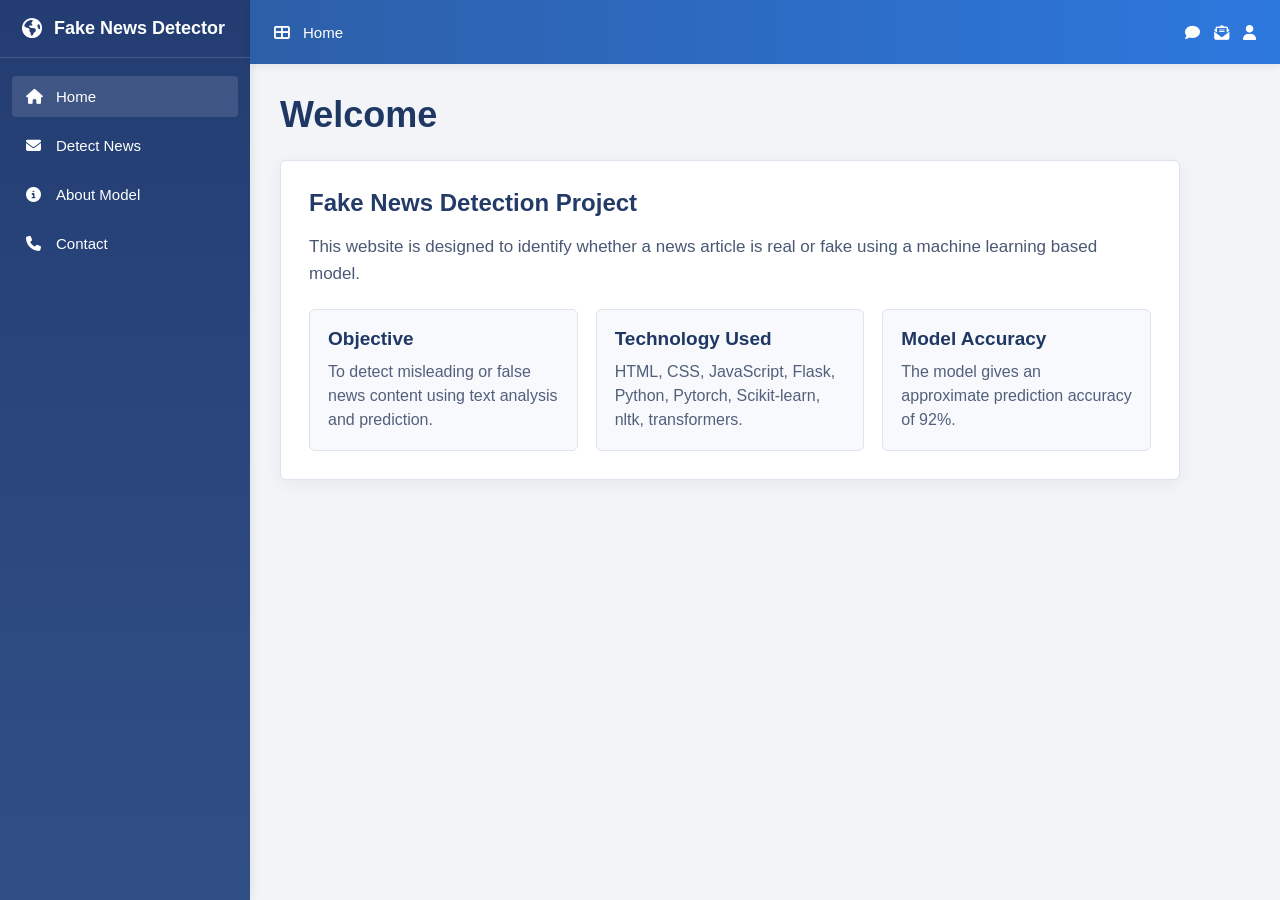
<file: index.html>
<!DOCTYPE html>
<html lang="en">
<head>
  <meta charset="UTF-8" />
  <meta name="viewport" content="width=device-width, initial-scale=1.0" />
  <title>Fake News Detector Dashboard - Home</title>
  <link rel="stylesheet" href="style.css" />
  <link
    rel="stylesheet"
    href="https://cdnjs.cloudflare.com/ajax/libs/font-awesome/6.5.0/css/all.min.css"
  />
</head>
<body>
  <div class="dashboard">
    <aside class="sidebar">
      <div class="logo">
        <i class="fa-solid fa-earth-americas"></i>
        <span>Fake News Detector</span>
      </div>

      <nav class="menu">
        <a href="index.html" class="menu-item active">
          <i class="fa-solid fa-house"></i>
          <span>Home</span>
        </a>
        <a href="detect.html" class="menu-item">
          <i class="fa-solid fa-envelope"></i>
          <span>Detect News</span>
        </a>
        <a href="about.html" class="menu-item">
          <i class="fa-solid fa-circle-info"></i>
          <span>About Model</span>
        </a>
        <a href="contact.html" class="menu-item">
          <i class="fa-solid fa-phone"></i>
          <span>Contact</span>
        </a>
      </nav>
    </aside>

    <main class="main-content">
      <header class="topbar">
        <div class="topbar-left">
          <i class="fa-solid fa-table-cells-large"></i>
          <span>Home</span>
        </div>

        <div class="topbar-right">
          <i class="fa-solid fa-comment"></i>
          <i class="fa-solid fa-envelope-open-text"></i>
          <i class="fa-solid fa-user"></i>
        </div>
      </header>

      <section class="content-area">
        <h1>Welcome</h1>

        <div class="detector-card">
          <h2 class="page-subtitle">Fake News Detection Project</h2>
          <p class="page-text">
            This website is designed to identify whether a news article is real or fake
            using a machine learning based model.
          </p>

          <div class="home-grid">
            <div class="info-box">
              <h3>Objective</h3>
              <p>
                To detect misleading or false news content using text analysis and prediction.
              </p>
            </div>

            <div class="info-box">
              <h3>Technology Used</h3>
              <p>
                HTML, CSS, JavaScript, Flask, Python, Pytorch, Scikit-learn, nltk, transformers.
              </p>
            </div>

            <div class="info-box">
              <h3>Model Accuracy</h3>
              <p>
                The model gives an approximate prediction accuracy of 92%.
              </p>
            </div>
          </div>
        </div>
      </section>
    </main>
  </div>
</body>
</html>
</file>
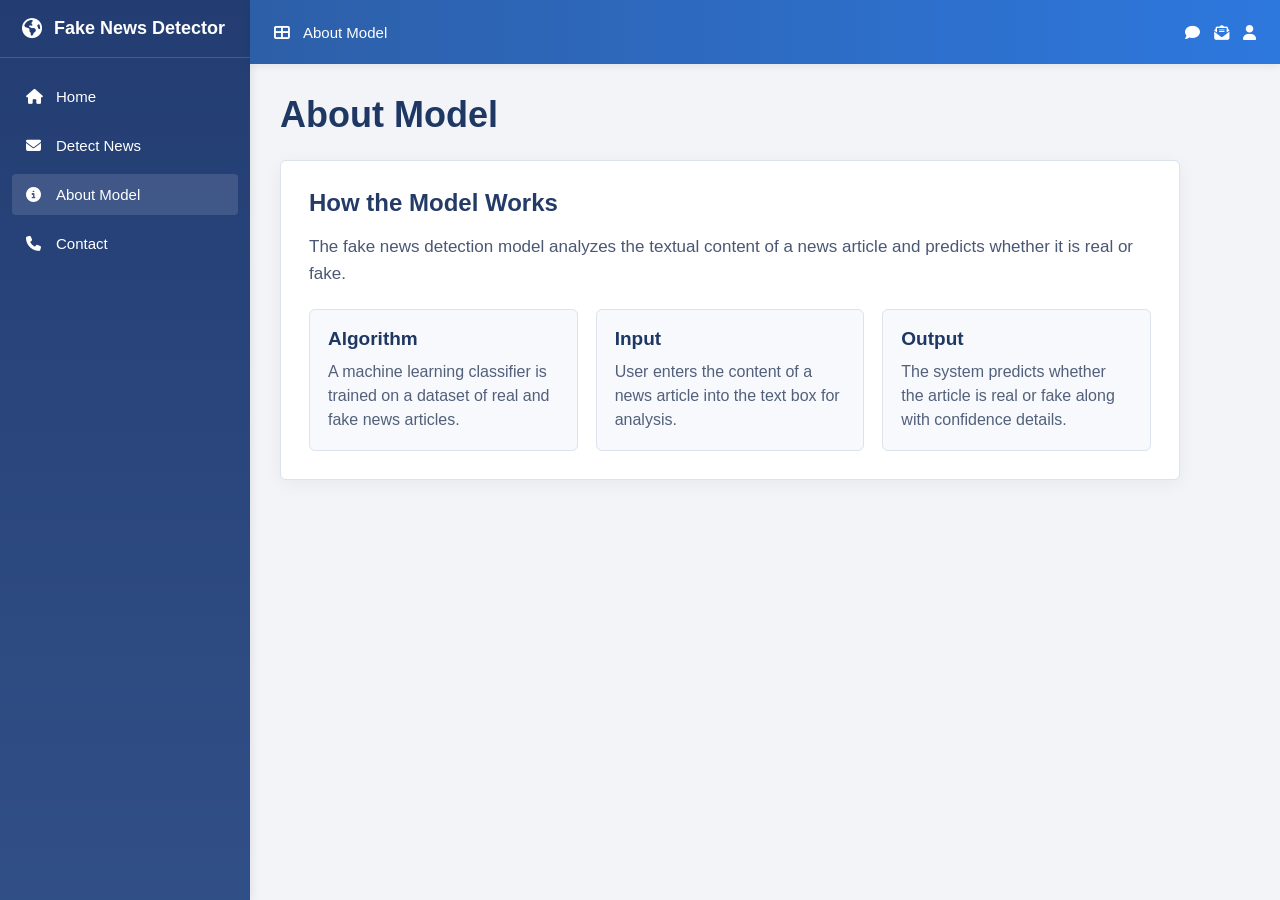
<file: about.html>
<!DOCTYPE html>
<html lang="en">
<head>
  <meta charset="UTF-8" />
  <meta name="viewport" content="width=device-width, initial-scale=1.0" />
  <title>Fake News Detector Dashboard - About Model</title>
  <link rel="stylesheet" href="style.css" />
  <link
    rel="stylesheet"
    href="https://cdnjs.cloudflare.com/ajax/libs/font-awesome/6.5.0/css/all.min.css"
  />
</head>
<body>
  <div class="dashboard">
    <aside class="sidebar">
      <div class="logo">
        <i class="fa-solid fa-earth-americas"></i>
        <span>Fake News Detector</span>
      </div>

      <nav class="menu">
        <a href="index.html" class="menu-item">
          <i class="fa-solid fa-house"></i>
          <span>Home</span>
        </a>
        <a href="detect.html" class="menu-item">
          <i class="fa-solid fa-envelope"></i>
          <span>Detect News</span>
        </a>
        <a href="about.html" class="menu-item active">
          <i class="fa-solid fa-circle-info"></i>
          <span>About Model</span>
        </a>
        <a href="contact.html" class="menu-item">
          <i class="fa-solid fa-phone"></i>
          <span>Contact</span>
        </a>
      </nav>
    </aside>

    <main class="main-content">
      <header class="topbar">
        <div class="topbar-left">
          <i class="fa-solid fa-table-cells-large"></i>
          <span>About Model</span>
        </div>

        <div class="topbar-right">
          <i class="fa-solid fa-comment"></i>
          <i class="fa-solid fa-envelope-open-text"></i>
          <i class="fa-solid fa-user"></i>
        </div>
      </header>

      <section class="content-area">
        <h1>About Model</h1>

        <div class="detector-card">
          <h2 class="page-subtitle">How the Model Works</h2>
          <p class="page-text">
            The fake news detection model analyzes the textual content of a news article
            and predicts whether it is real or fake.
          </p>

          <div class="home-grid">
            <div class="info-box">
              <h3>Algorithm</h3>
              <p>
                A machine learning classifier is trained on a dataset of real and fake news articles.
              </p>
            </div>

            <div class="info-box">
              <h3>Input</h3>
              <p>
                User enters the content of a news article into the text box for analysis.
              </p>
            </div>

            <div class="info-box">
              <h3>Output</h3>
              <p>
                The system predicts whether the article is real or fake along with confidence details.
              </p>
            </div>
          </div>
        </div>
      </section>
    </main>
  </div>
</body>
</html>
</file>
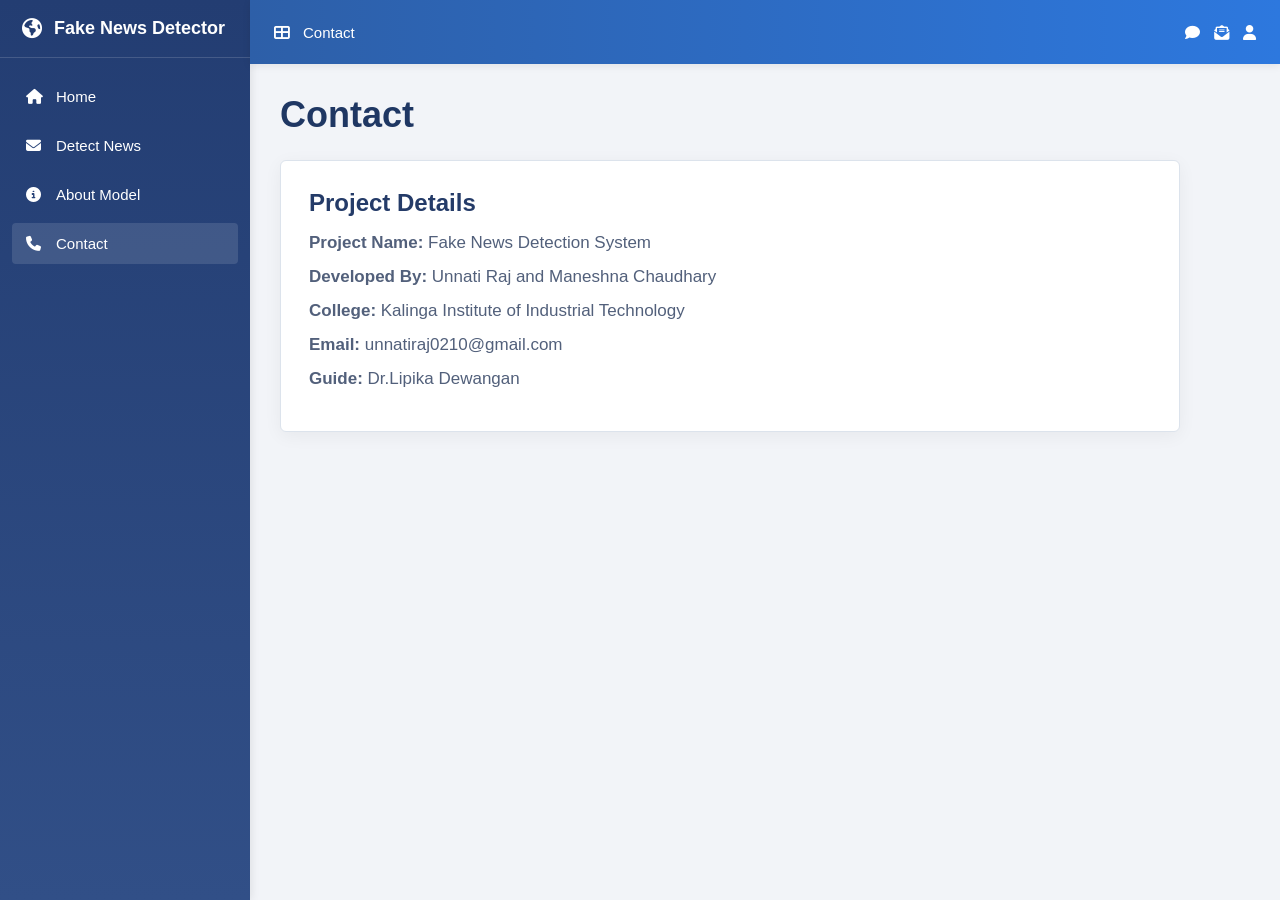
<file: contact.html>
<!DOCTYPE html>
<html lang="en">
<head>
  <meta charset="UTF-8" />
  <meta name="viewport" content="width=device-width, initial-scale=1.0" />
  <title>Fake News Detector Dashboard - Contact</title>
  <link rel="stylesheet" href="style.css" />
  <link
    rel="stylesheet"
    href="https://cdnjs.cloudflare.com/ajax/libs/font-awesome/6.5.0/css/all.min.css"
  />
</head>
<body>
  <div class="dashboard">
    <aside class="sidebar">
      <div class="logo">
        <i class="fa-solid fa-earth-americas"></i>
        <span>Fake News Detector</span>
      </div>

      <nav class="menu">
        <a href="index.html" class="menu-item">
          <i class="fa-solid fa-house"></i>
          <span>Home</span>
        </a>
        <a href="detect.html" class="menu-item">
          <i class="fa-solid fa-envelope"></i>
          <span>Detect News</span>
        </a>
        <a href="about.html" class="menu-item">
          <i class="fa-solid fa-circle-info"></i>
          <span>About Model</span>
        </a>
        <a href="contact.html" class="menu-item active">
          <i class="fa-solid fa-phone"></i>
          <span>Contact</span>
        </a>
      </nav>
    </aside>

    <main class="main-content">
      <header class="topbar">
        <div class="topbar-left">
          <i class="fa-solid fa-table-cells-large"></i>
          <span>Contact</span>
        </div>

        <div class="topbar-right">
          <i class="fa-solid fa-comment"></i>
          <i class="fa-solid fa-envelope-open-text"></i>
          <i class="fa-solid fa-user"></i>
        </div>
      </header>

      <section class="content-area">
        <h1>Contact</h1>

        <div class="detector-card">
          <h2 class="page-subtitle">Project Details</h2>

          <div class="contact-box">
            <p><strong>Project Name:</strong> Fake News Detection System</p>
            <p><strong>Developed By:</strong> Unnati Raj and Maneshna Chaudhary</p>
            <p><strong>College:</strong> Kalinga Institute of Industrial Technology</p>
            <p><strong>Email:</strong> unnatiraj0210@gmail.com</p>
            <p><strong>Guide:</strong> Dr.Lipika Dewangan</p>
          </div>
        </div>
      </section>
    </main>
  </div>
</body>
</html>
</file>
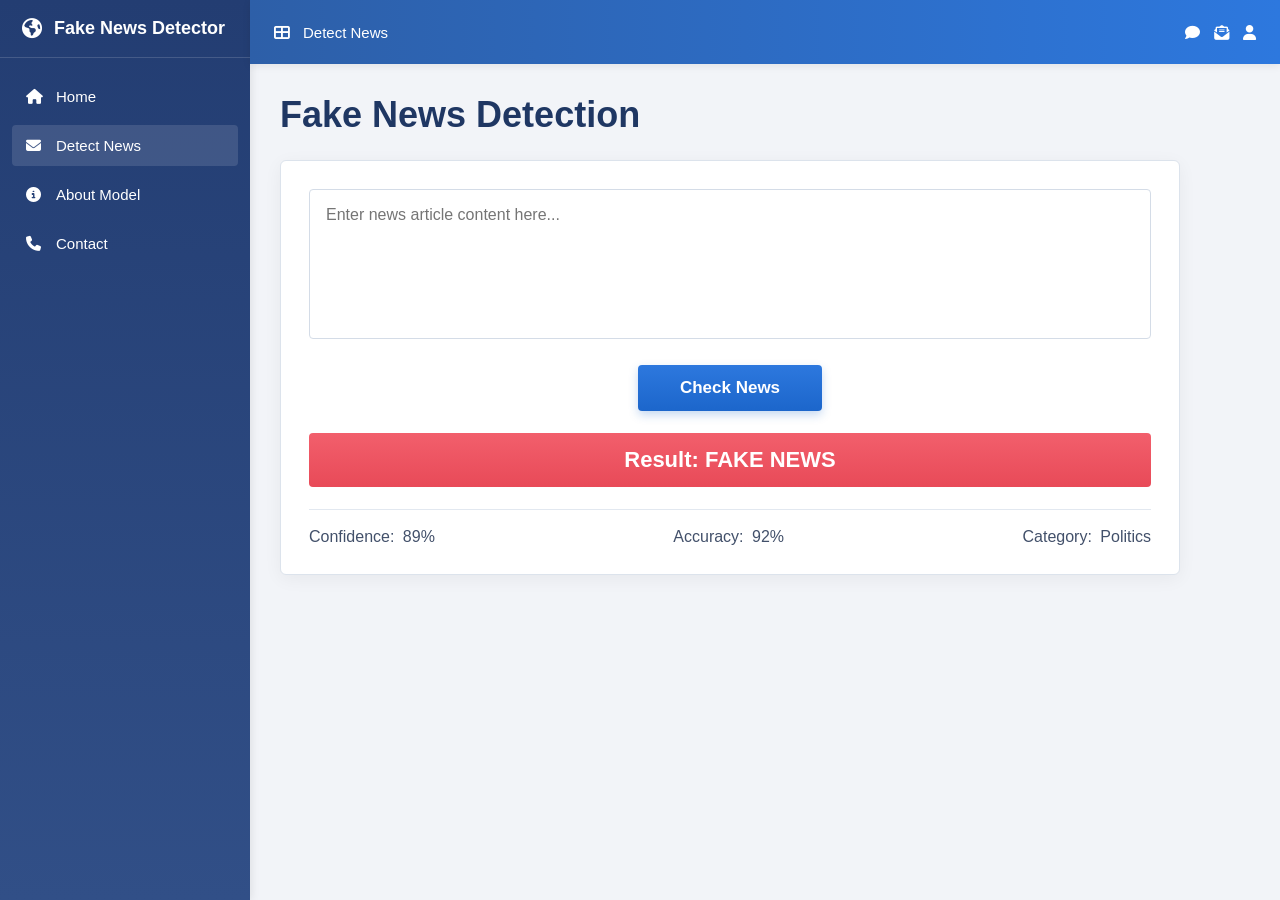
<file: detect.html>
<!DOCTYPE html>
<html lang="en">
<head>
  <meta charset="UTF-8" />
  <meta name="viewport" content="width=device-width, initial-scale=1.0" />
  <title>Fake News Detector Dashboard - Detect News</title>
  <link rel="stylesheet" href="style.css" />
  <link
    rel="stylesheet"
    href="https://cdnjs.cloudflare.com/ajax/libs/font-awesome/6.5.0/css/all.min.css"
  />
</head>
<body>
  <div class="dashboard">
    <aside class="sidebar">
      <div class="logo">
        <i class="fa-solid fa-earth-americas"></i>
        <span>Fake News Detector</span>
      </div>

      <nav class="menu">
        <a href="index.html" class="menu-item">
          <i class="fa-solid fa-house"></i>
          <span>Home</span>
        </a>
        <a href="detect.html" class="menu-item active">
          <i class="fa-solid fa-envelope"></i>
          <span>Detect News</span>
        </a>
        <a href="about.html" class="menu-item">
          <i class="fa-solid fa-circle-info"></i>
          <span>About Model</span>
        </a>
        <a href="contact.html" class="menu-item">
          <i class="fa-solid fa-phone"></i>
          <span>Contact</span>
        </a>
      </nav>
    </aside>

    <main class="main-content">
      <header class="topbar">
        <div class="topbar-left">
          <i class="fa-solid fa-table-cells-large"></i>
          <span>Detect News</span>
        </div>

        <div class="topbar-right">
          <i class="fa-solid fa-comment"></i>
          <i class="fa-solid fa-envelope-open-text"></i>
          <i class="fa-solid fa-user"></i>
        </div>
      </header>

      <section class="content-area">
        <h1>Fake News Detection</h1>

        <div class="detector-card">
          <textarea
            id="newsInput"
            placeholder="Enter news article content here..."
          ></textarea>

          <button id="checkBtn">Check News</button>

          <div class="result-box" id="resultBox">Result: FAKE NEWS</div>

          <div class="stats-row">
            <div class="stat-item">
              <span class="stat-label">Confidence:</span>
              <span id="confidenceValue">89%</span>
            </div>
            <div class="stat-item">
              <span class="stat-label">Accuracy:</span>
              <span>92%</span>
            </div>
            <div class="stat-item">
              <span class="stat-label">Category:</span>
              <span id="categoryValue">Politics</span>
            </div>
          </div>
        </div>
      </section>
    </main>
  </div>

  <script src="script.js"></script>
</body>
</html>
</file>
<file: style.css>
* {
  margin: 0;
  padding: 0;
  box-sizing: border-box;
  font-family: Arial, sans-serif;
}

body {
  background: #f2f4f8;
  min-height: 100vh;
}

.dashboard {
  display: flex;
  min-height: 100vh;
}

/* Sidebar */
.sidebar {
  width: 250px;
  background: linear-gradient(180deg, #233d72, #314f87);
  color: white;
  padding-top: 18px;
  box-shadow: 2px 0 8px rgba(0, 0, 0, 0.08);
}

.logo {
  display: flex;
  align-items: center;
  gap: 12px;
  padding: 0 22px 18px;
  font-size: 18px;
  font-weight: bold;
  border-bottom: 1px solid rgba(255, 255, 255, 0.15);
}

.logo i {
  font-size: 20px;
}

.menu {
  padding: 18px 12px;
}

.menu-item {
  display: flex;
  align-items: center;
  gap: 12px;
  color: white;
  text-decoration: none;
  padding: 12px 14px;
  margin-bottom: 8px;
  border-radius: 4px;
  font-size: 15px;
  transition: 0.3s;
}

.menu-item:hover,
.menu-item.active {
  background: rgba(255, 255, 255, 0.12);
}

.menu-item i {
  width: 18px;
}

/* Main content */
.main-content {
  flex: 1;
  display: flex;
  flex-direction: column;
}

.topbar {
  height: 64px;
  background: linear-gradient(90deg, #2d5fa8, #2d78de);
  color: white;
  display: flex;
  justify-content: space-between;
  align-items: center;
  padding: 0 24px;
  box-shadow: 0 2px 8px rgba(0, 0, 0, 0.08);
}

.topbar-left,
.topbar-right {
  display: flex;
  align-items: center;
  gap: 14px;
  font-size: 15px;
}

.topbar-right i {
  cursor: pointer;
}

.content-area {
  padding: 30px;
}

.content-area h1 {
  color: #1f3763;
  font-size: 36px;
  margin-bottom: 24px;
  font-weight: 700;
}

.detector-card {
  background: white;
  border: 1px solid #dce3ec;
  border-radius: 6px;
  padding: 28px;
  max-width: 900px;
  box-shadow: 0 4px 18px rgba(0, 0, 0, 0.05);
}

.page-subtitle {
  color: #243b68;
  margin-bottom: 16px;
  font-size: 24px;
}

.page-text {
  color: #4a5874;
  font-size: 17px;
  line-height: 1.6;
  margin-bottom: 22px;
}

.home-grid {
  display: grid;
  grid-template-columns: repeat(3, 1fr);
  gap: 18px;
}

.info-box {
  background: #f7f9fc;
  border: 1px solid #dce3ec;
  border-radius: 6px;
  padding: 18px;
}

.info-box h3 {
  color: #1f3763;
  margin-bottom: 10px;
  font-size: 19px;
}

.info-box p {
  color: #52607b;
  line-height: 1.5;
}

.contact-box p {
  color: #52607b;
  font-size: 17px;
  margin-bottom: 14px;
}

textarea {
  width: 100%;
  height: 150px;
  border: 1px solid #d4dce7;
  border-radius: 4px;
  padding: 16px;
  font-size: 16px;
  resize: none;
  outline: none;
  color: #444;
  margin-bottom: 22px;
}

textarea:focus {
  border-color: #4c86db;
}

button {
  display: block;
  margin: 0 auto 22px;
  background: linear-gradient(180deg, #2d78de, #1c66cb);
  color: white;
  border: none;
  padding: 13px 42px;
  font-size: 17px;
  font-weight: bold;
  border-radius: 4px;
  cursor: pointer;
  box-shadow: 0 4px 10px rgba(28, 102, 203, 0.25);
  transition: 0.3s;
}

button:hover {
  transform: translateY(-2px);
}

.result-box {
  background: linear-gradient(180deg, #f25f6c, #e84a58);
  color: white;
  text-align: center;
  padding: 14px;
  border-radius: 4px;
  font-size: 22px;
  font-weight: bold;
  margin-bottom: 22px;
}

.result-box.real {
  background: linear-gradient(180deg, #4cc86d, #38b85a);
}

.stats-row {
  display: flex;
  justify-content: space-between;
  gap: 16px;
  border-top: 1px solid #e2e8f0;
  padding-top: 18px;
  flex-wrap: wrap;
}

.stat-item {
  color: #42506a;
  font-size: 16px;
}

.stat-label {
  font-weight: 500;
  margin-right: 4px;
}

@media (max-width: 900px) {
  .sidebar {
    width: 220px;
  }

  .content-area h1 {
    font-size: 30px;
  }

  .home-grid {
    grid-template-columns: 1fr;
  }
}

@media (max-width: 768px) {
  .dashboard {
    flex-direction: column;
  }

  .sidebar {
    width: 100%;
  }

  .menu {
    display: grid;
    grid-template-columns: repeat(2, 1fr);
    gap: 8px;
  }

  .content-area {
    padding: 20px;
  }

  .stats-row {
    flex-direction: column;
    gap: 10px;
  }
}
</file>
